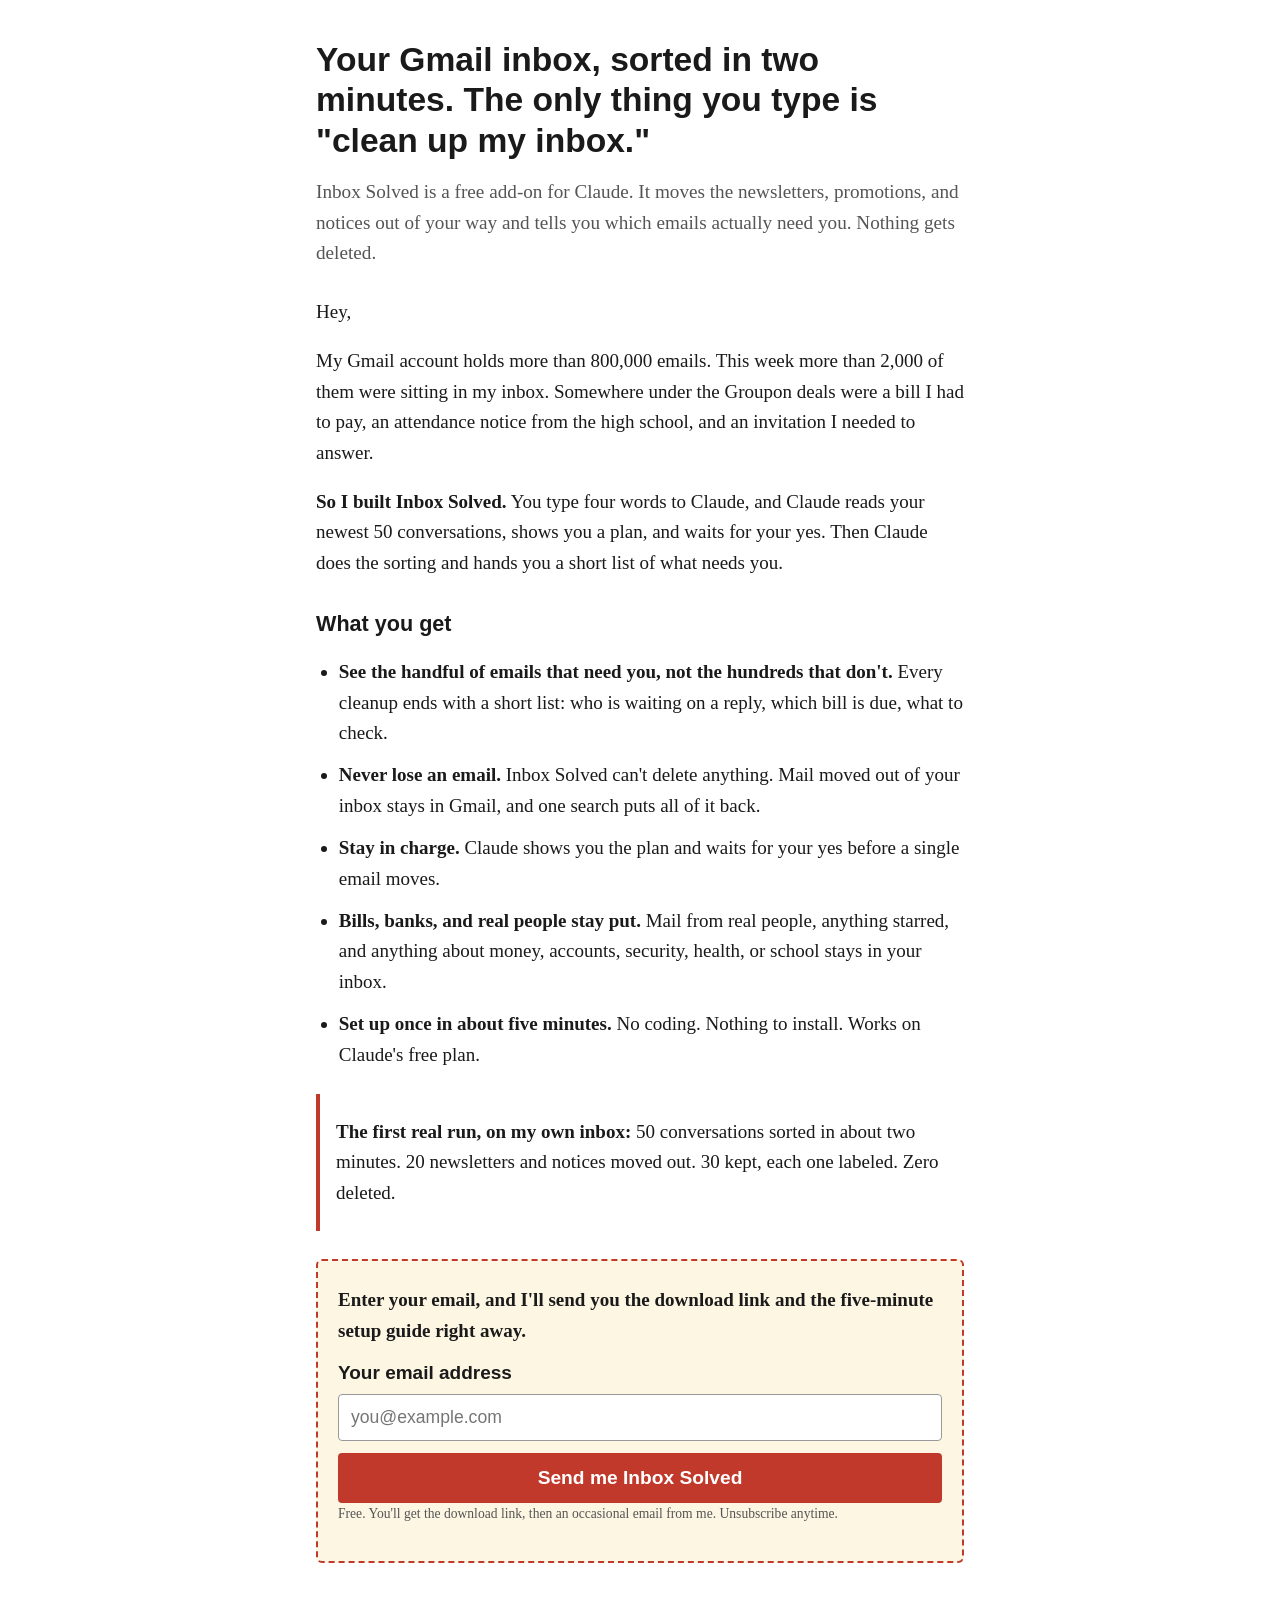
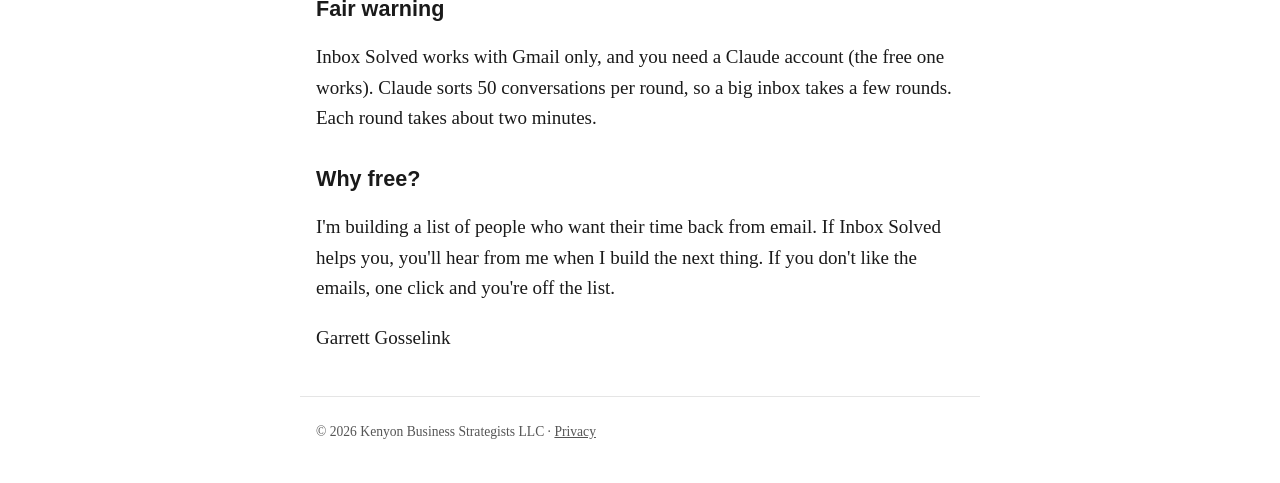
<file: docs/index.html>
<!doctype html>
<html lang="en">
<head>
<meta charset="utf-8">
<meta name="viewport" content="width=device-width, initial-scale=1">
<title>Inbox Solved: Your Gmail Inbox, Sorted in Two Minutes</title>
<meta name="description" content="A free add-on for Claude that sorts your Gmail inbox, moves the clutter out of your way, and tells you which emails need you. Nothing gets deleted.">
<link rel="stylesheet" href="style.css">
</head>
<body>
<main>

<h1>Your Gmail inbox, sorted in two minutes. The only thing you type is "clean up my inbox."</h1>

<p class="sub">Inbox Solved is a free add-on for Claude. It moves the newsletters, promotions, and notices out of your way and tells you which emails actually need you. Nothing gets deleted.</p>

<p>Hey,</p>

<p>My Gmail account holds more than 800,000 emails. This week more than 2,000 of them were sitting in my inbox. Somewhere under the Groupon deals were a bill I had to pay, an attendance notice from the high school, and an invitation I needed to answer.</p>

<p><strong>So I built Inbox Solved.</strong> You type four words to Claude, and Claude reads your newest 50 conversations, shows you a plan, and waits for your yes. Then Claude does the sorting and hands you a short list of what needs you.</p>

<h2>What you get</h2>
<ul>
<li><strong>See the handful of emails that need you, not the hundreds that don't.</strong> Every cleanup ends with a short list: who is waiting on a reply, which bill is due, what to check.</li>
<li><strong>Never lose an email.</strong> Inbox Solved can't delete anything. Mail moved out of your inbox stays in Gmail, and one search puts all of it back.</li>
<li><strong>Stay in charge.</strong> Claude shows you the plan and waits for your yes before a single email moves.</li>
<li><strong>Bills, banks, and real people stay put.</strong> Mail from real people, anything starred, and anything about money, accounts, security, health, or school stays in your inbox.</li>
<li><strong>Set up once in about five minutes.</strong> No coding. Nothing to install. Works on Claude's free plan.</li>
</ul>

<div class="proof">
<p><strong>The first real run, on my own inbox:</strong> 50 conversations sorted in about two minutes. 20 newsletters and notices moved out. 30 kept, each one labeled. Zero deleted.</p>
</div>

<!-- Kit form "Inbox Solved" (ID 10215130). Plain HTML post, no Kit script, so the site sets no cookies. -->
<form class="optin" action="https://app.kit.com/forms/10215130/subscriptions" method="post">
<p><strong>Enter your email, and I'll send you the download link and the five-minute setup guide right away.</strong></p>
<label for="email">Your email address</label>
<input type="email" id="email" name="email_address" placeholder="you@example.com" required autocomplete="email">
<button type="submit">Send me Inbox Solved</button>
<p class="fine">Free. You'll get the download link, then an occasional email from me. Unsubscribe anytime.</p>
</form>

<h2>Fair warning</h2>
<p>Inbox Solved works with Gmail only, and you need a Claude account (the free one works). Claude sorts 50 conversations per round, so a big inbox takes a few rounds. Each round takes about two minutes.</p>

<h2>Why free?</h2>
<p>I'm building a list of people who want their time back from email. If Inbox Solved helps you, you'll hear from me when I build the next thing. If you don't like the emails, one click and you're off the list.</p>

<p>Garrett Gosselink</p>

</main>
<footer>
&copy; 2026 Kenyon Business Strategists LLC &middot; <a href="privacy.html">Privacy</a>
</footer>
<!-- Cloudflare Web Analytics --><script type='module' src='https://static.cloudflareinsights.com/beacon.min.js' data-cf-beacon='{"token": "d88129dc6d954f4aaaa7d590bedc1973"}'></script><!-- End Cloudflare Web Analytics -->
</body>
</html>
</file>
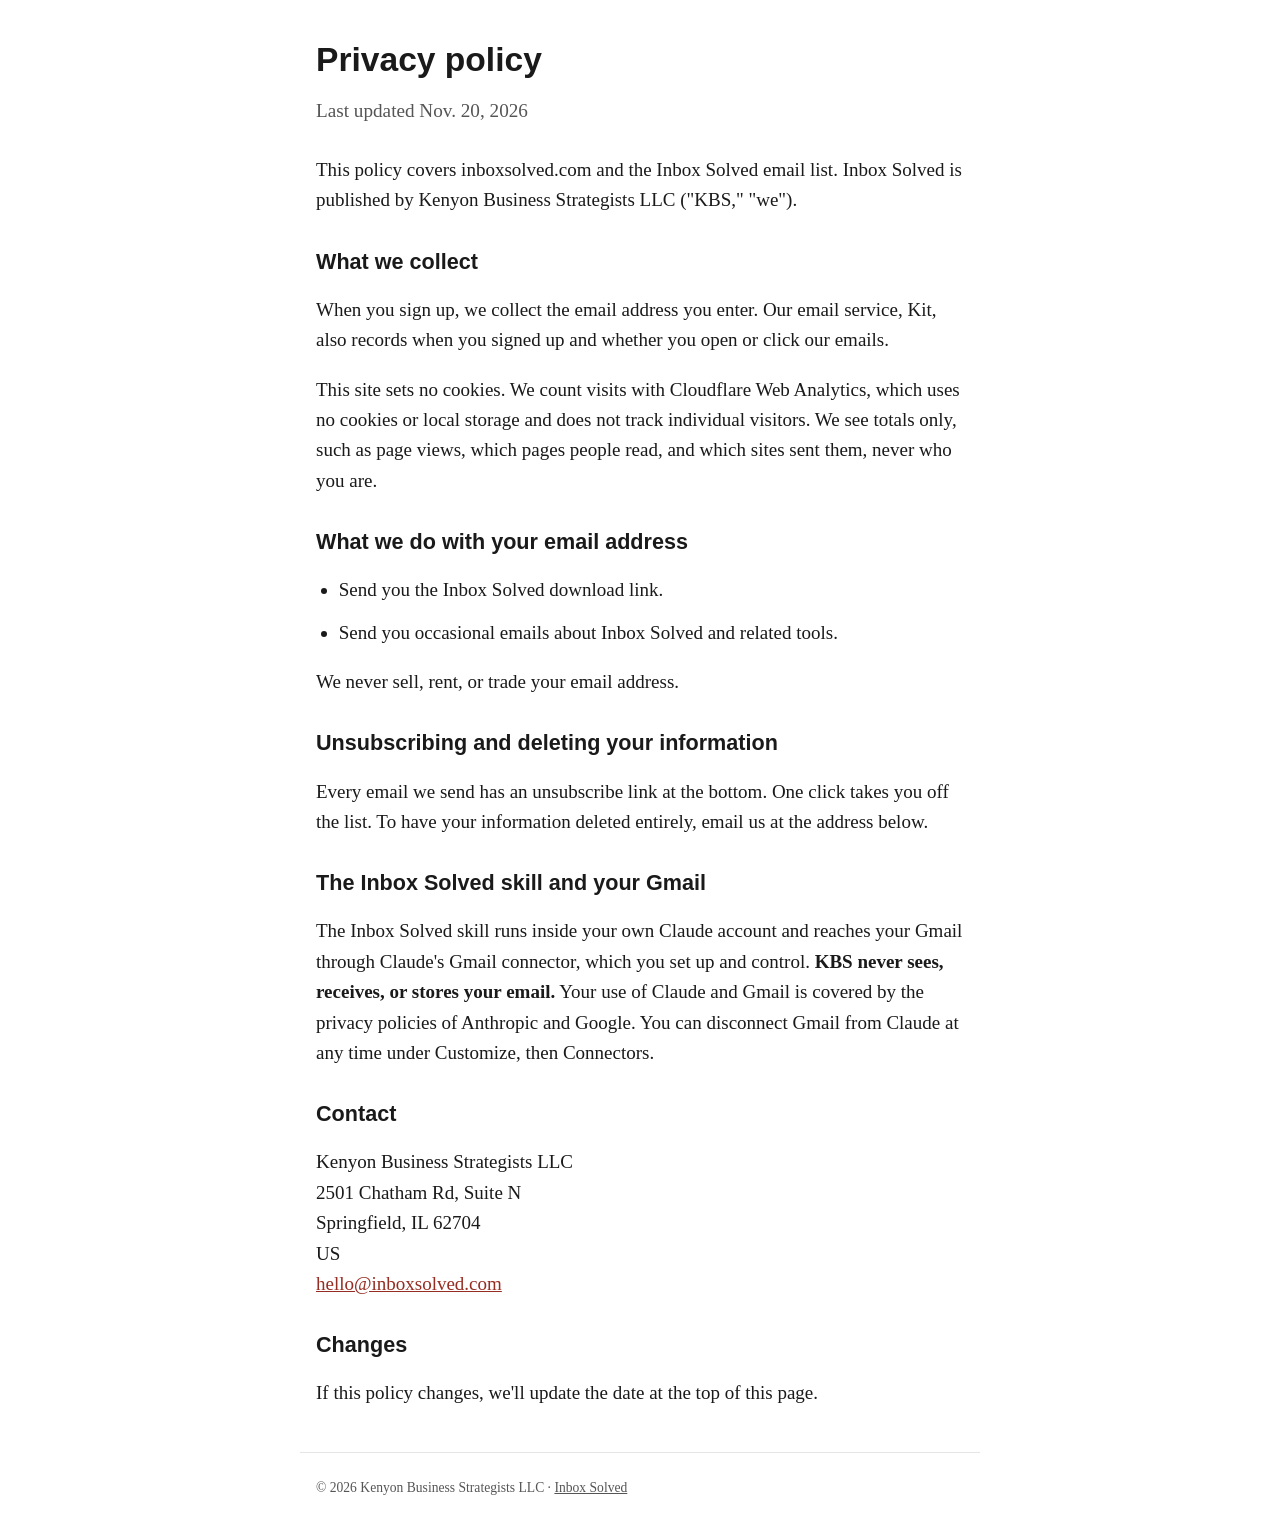
<file: docs/privacy.html>
<!doctype html>
<html lang="en">
<head>
<meta charset="utf-8">
<meta name="viewport" content="width=device-width, initial-scale=1">
<title>Inbox Solved: Privacy Policy</title>
<link rel="stylesheet" href="style.css">
</head>
<body>
<main>

<h1>Privacy policy</h1>
<p class="sub">Last updated Nov. 20, 2026</p>

<p>This policy covers inboxsolved.com and the Inbox Solved email list. Inbox Solved is published by Kenyon Business Strategists LLC ("KBS," "we").</p>

<h2>What we collect</h2>
<p>When you sign up, we collect the email address you enter. Our email service, Kit, also records when you signed up and whether you open or click our emails.</p>
<p>This site sets no cookies. We count visits with Cloudflare Web Analytics, which uses no cookies or local storage and does not track individual visitors. We see totals only, such as page views, which pages people read, and which sites sent them, never who you are.</p>

<h2>What we do with your email address</h2>
<ul>
<li>Send you the Inbox Solved download link.</li>
<li>Send you occasional emails about Inbox Solved and related tools.</li>
</ul>
<p>We never sell, rent, or trade your email address.</p>

<h2>Unsubscribing and deleting your information</h2>
<p>Every email we send has an unsubscribe link at the bottom. One click takes you off the list. To have your information deleted entirely, email us at the address below.</p>

<h2>The Inbox Solved skill and your Gmail</h2>
<p>The Inbox Solved skill runs inside your own Claude account and reaches your Gmail through Claude's Gmail connector, which you set up and control. <strong>KBS never sees, receives, or stores your email.</strong> Your use of Claude and Gmail is covered by the privacy policies of Anthropic and Google. You can disconnect Gmail from Claude at any time under Customize, then Connectors.</p>

<h2>Contact</h2>
<p>Kenyon Business Strategists LLC<br>
2501 Chatham Rd, Suite N<br>
Springfield, IL 62704<br>
US<br>
<a href="mailto:hello@inboxsolved.com">hello@inboxsolved.com</a></p>

<h2>Changes</h2>
<p>If this policy changes, we'll update the date at the top of this page.</p>

</main>
<footer>
&copy; 2026 Kenyon Business Strategists LLC &middot; <a href="index.html">Inbox Solved</a>
</footer>
<!-- Cloudflare Web Analytics --><script type='module' src='https://static.cloudflareinsights.com/beacon.min.js' data-cf-beacon='{"token": "d88129dc6d954f4aaaa7d590bedc1973"}'></script><!-- End Cloudflare Web Analytics -->
</body>
</html>
</file>
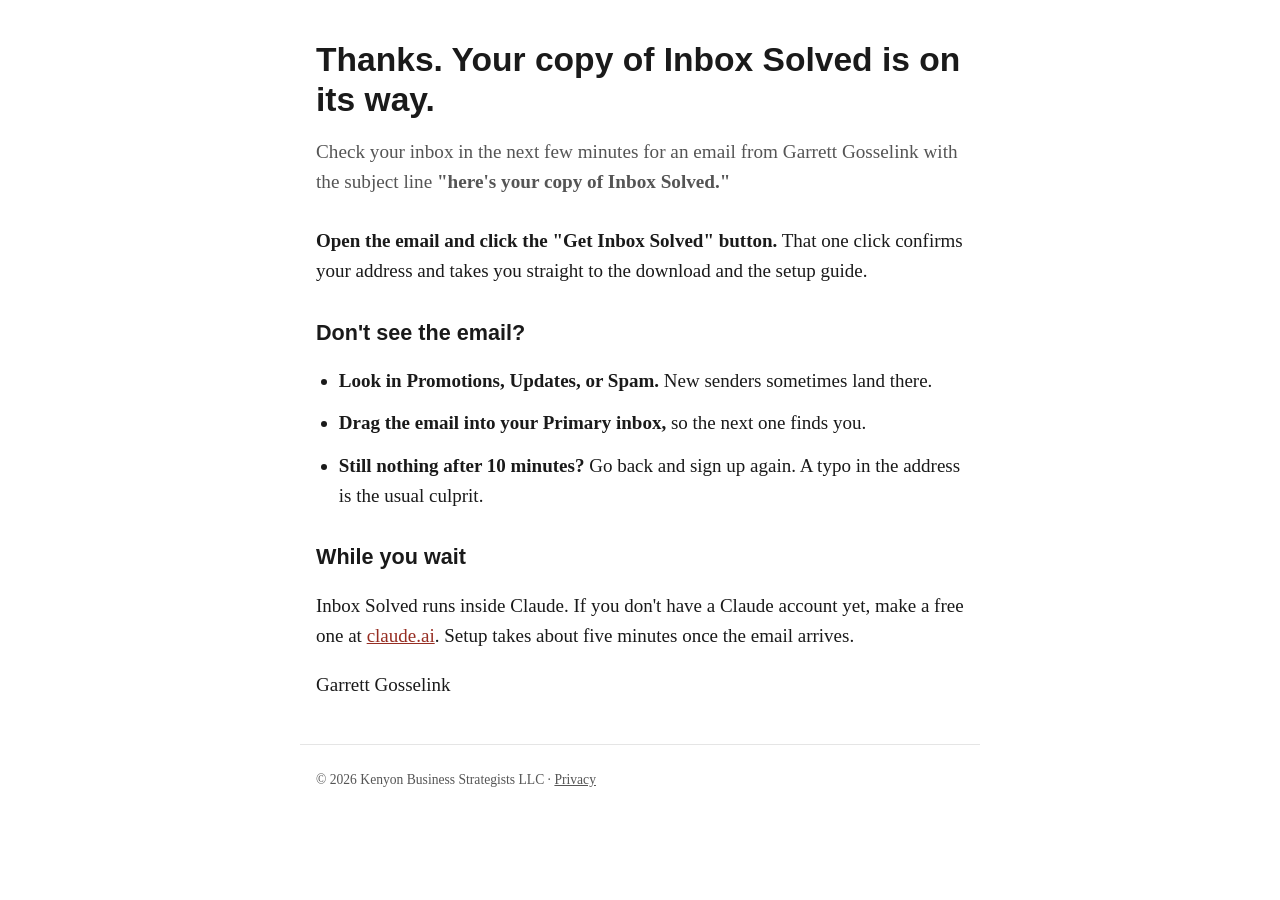
<file: docs/thanks.html>
<!doctype html>
<html lang="en">
<head>
<meta charset="utf-8">
<meta name="viewport" content="width=device-width, initial-scale=1">
<title>Inbox Solved: Check Your Email</title>
<meta name="robots" content="noindex">
<link rel="stylesheet" href="style.css">
</head>
<body>
<main>

<h1>Thanks. Your copy of Inbox Solved is on its way.</h1>

<p class="sub">Check your inbox in the next few minutes for an email from Garrett Gosselink with the subject line <strong>"here's your copy of Inbox Solved."</strong></p>

<p><strong>Open the email and click the "Get Inbox Solved" button.</strong> That one click confirms your address and takes you straight to the download and the setup guide.</p>

<h2>Don't see the email?</h2>
<ul>
<li><strong>Look in Promotions, Updates, or Spam.</strong> New senders sometimes land there.</li>
<li><strong>Drag the email into your Primary inbox,</strong> so the next one finds you.</li>
<li><strong>Still nothing after 10 minutes?</strong> Go back and sign up again. A typo in the address is the usual culprit.</li>
</ul>

<h2>While you wait</h2>
<p>Inbox Solved runs inside Claude. If you don't have a Claude account yet, make a free one at <a href="https://claude.ai">claude.ai</a>. Setup takes about five minutes once the email arrives.</p>

<p>Garrett Gosselink</p>

</main>
<footer>
&copy; 2026 Kenyon Business Strategists LLC &middot; <a href="privacy.html">Privacy</a>
</footer>
<!-- Cloudflare Web Analytics --><script type='module' src='https://static.cloudflareinsights.com/beacon.min.js' data-cf-beacon='{"token": "d88129dc6d954f4aaaa7d590bedc1973"}'></script><!-- End Cloudflare Web Analytics -->
</body>
</html>
</file>
<file: docs/style.css>
/* Inbox Solved: plain on purpose. The words do the work. */
:root {
  --text: #1a1a1a;
  --muted: #555;
  --accent: #c0392b;
  --accent-dark: #962d22;
  --bg: #ffffff;
  --box: #fdf6e3;
  --line: #e5e5e5;
}
* { box-sizing: border-box; }
html { -webkit-text-size-adjust: 100%; }
body {
  margin: 0;
  background: var(--bg);
  color: var(--text);
  font-family: Georgia, "Times New Roman", serif;
  font-size: 19px;
  line-height: 1.6;
}
main {
  max-width: 680px;
  margin: 0 auto;
  padding: 40px 16px 24px;
}
h1 {
  font-family: Arial, Helvetica, sans-serif;
  font-size: 2.1rem;
  line-height: 1.2;
  margin: 0 0 16px;
}
h2 {
  font-family: Arial, Helvetica, sans-serif;
  font-size: 1.35rem;
  line-height: 1.3;
  margin: 32px 0 8px;
}
.sub {
  font-size: 1.2rem;
  color: var(--muted);
  margin: 0 0 28px;
}
ul { padding-left: 1.2em; }
li { margin-bottom: 12px; }
.optin {
  background: var(--box);
  border: 2px dashed var(--accent);
  border-radius: 6px;
  padding: 24px 20px;
  margin: 28px 0;
}
.optin p { margin: 0 0 12px; }
.optin label {
  display: block;
  font-family: Arial, Helvetica, sans-serif;
  font-weight: bold;
  margin-bottom: 6px;
}
.optin input[type="email"] {
  width: 100%;
  font-size: 1.1rem;
  padding: 12px;
  border: 1px solid #999;
  border-radius: 4px;
  margin-bottom: 12px;
}
.optin button {
  width: 100%;
  font-family: Arial, Helvetica, sans-serif;
  font-size: 1.2rem;
  font-weight: bold;
  color: #fff;
  background: var(--accent);
  border: 0;
  border-radius: 4px;
  padding: 14px;
  cursor: pointer;
}
.optin button:hover { background: var(--accent-dark); }
.fine {
  font-size: 0.85rem;
  color: var(--muted);
  margin: 10px 0 0;
}
.proof {
  border-left: 4px solid var(--accent);
  padding: 4px 0 4px 16px;
  margin: 24px 0;
}
footer {
  max-width: 680px;
  margin: 0 auto;
  padding: 24px 16px 40px;
  border-top: 1px solid var(--line);
  font-size: 0.85rem;
  color: var(--muted);
}
footer a { color: var(--muted); }
a { color: var(--accent-dark); }
@media (max-width: 480px) {
  body { font-size: 18px; }
  h1 { font-size: 1.7rem; }
  main { padding-top: 24px; }
}
</file>
